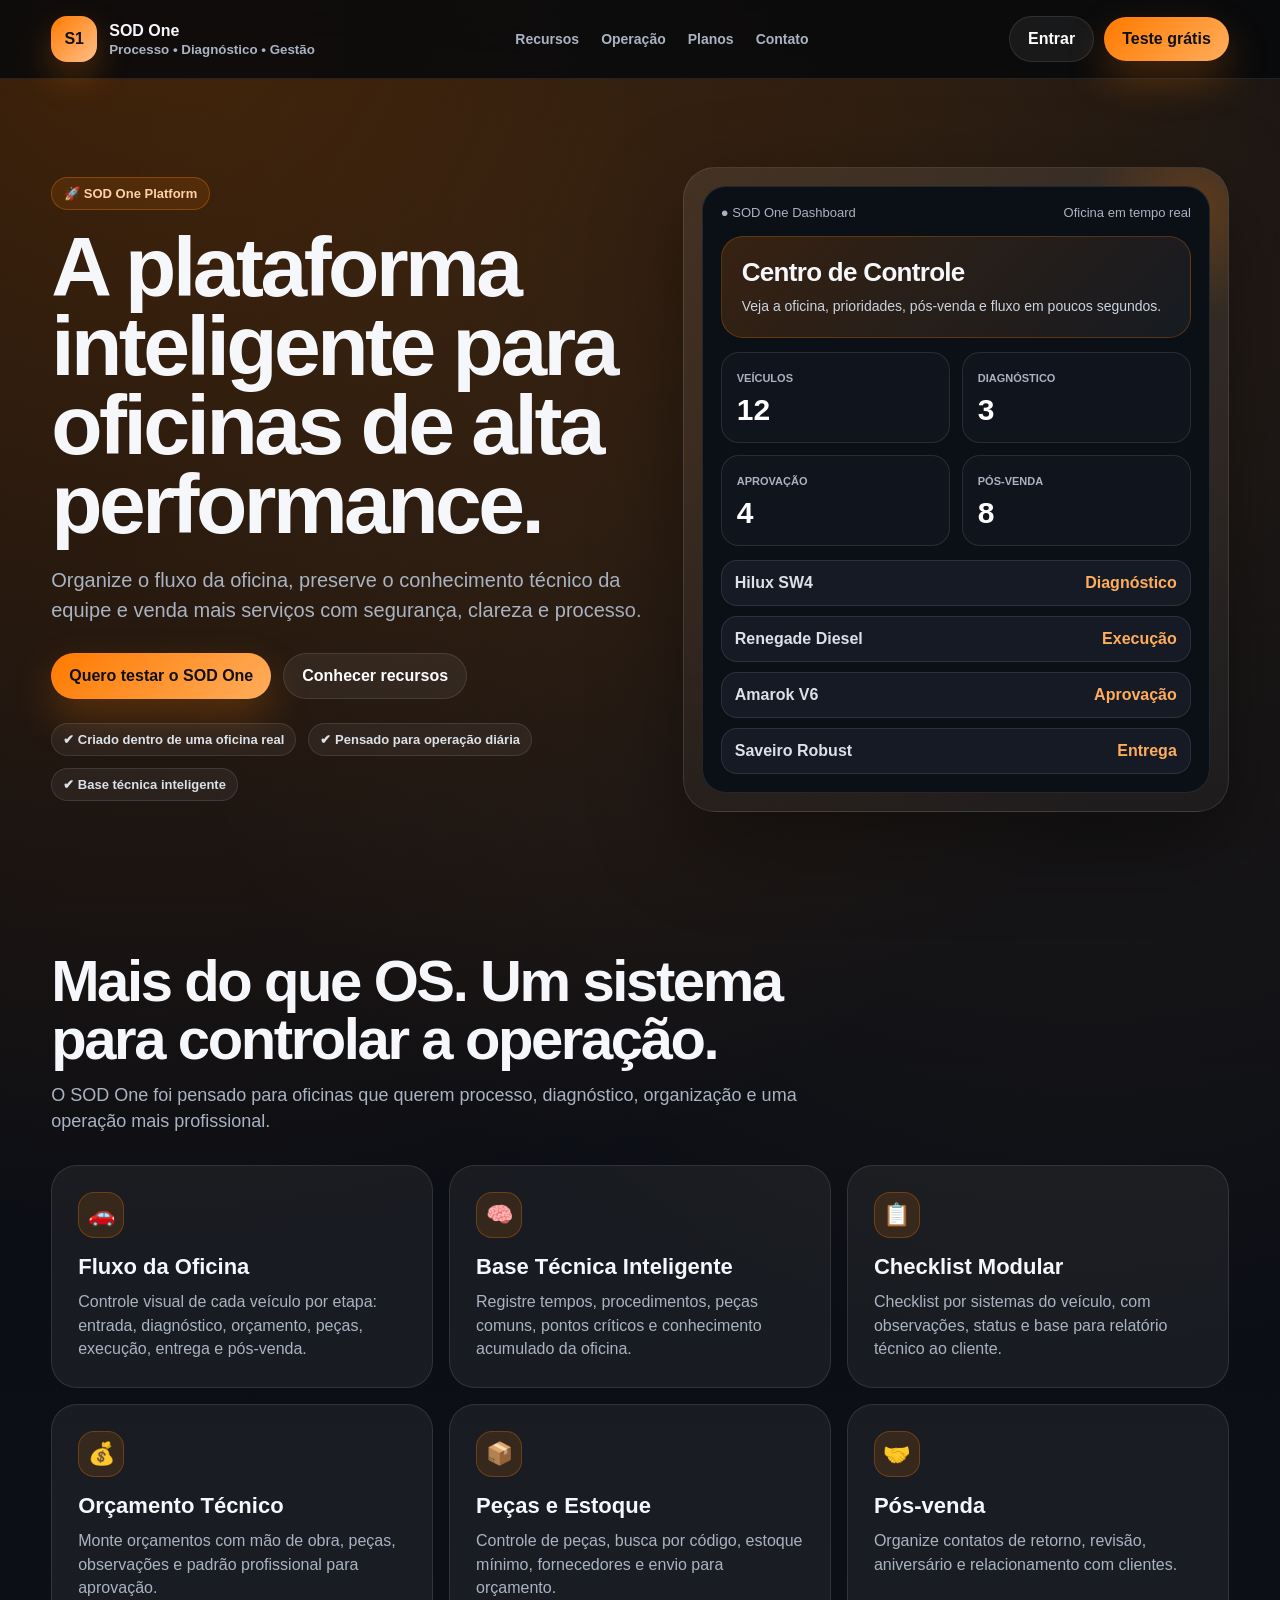
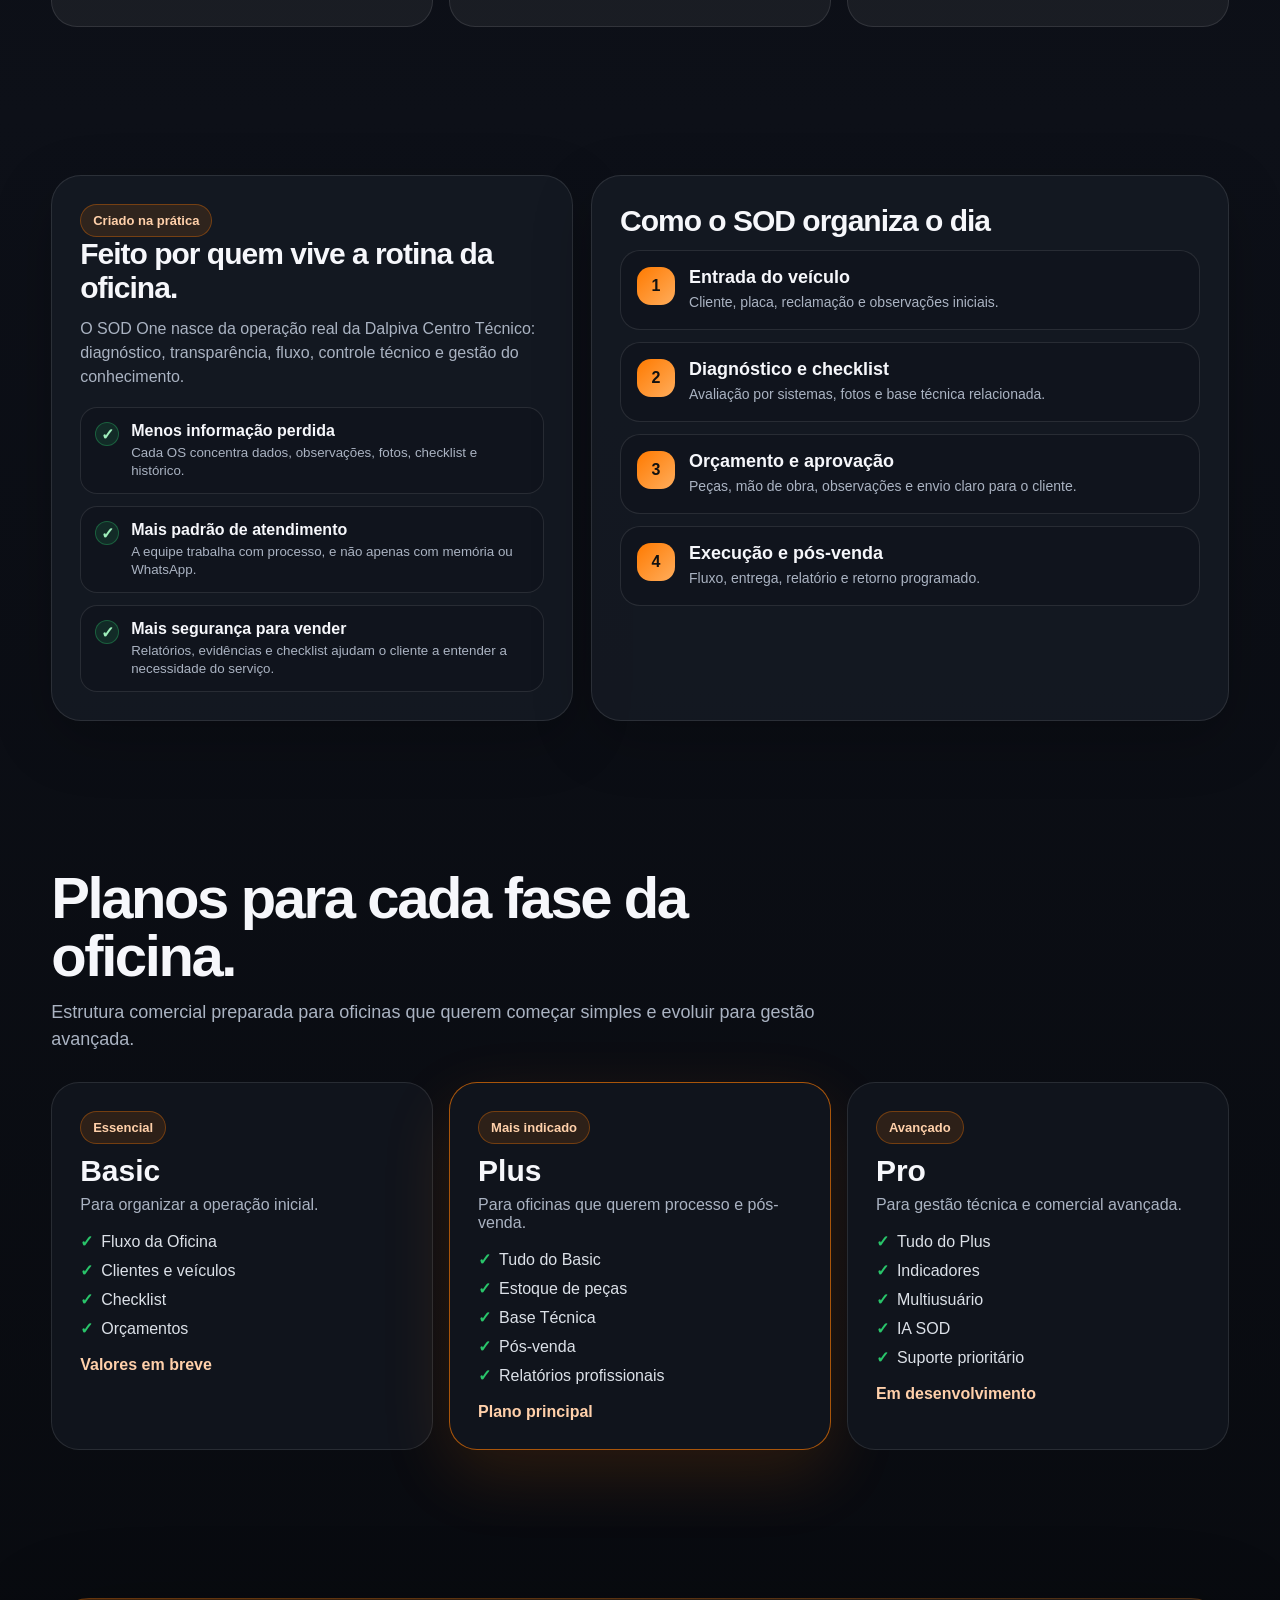
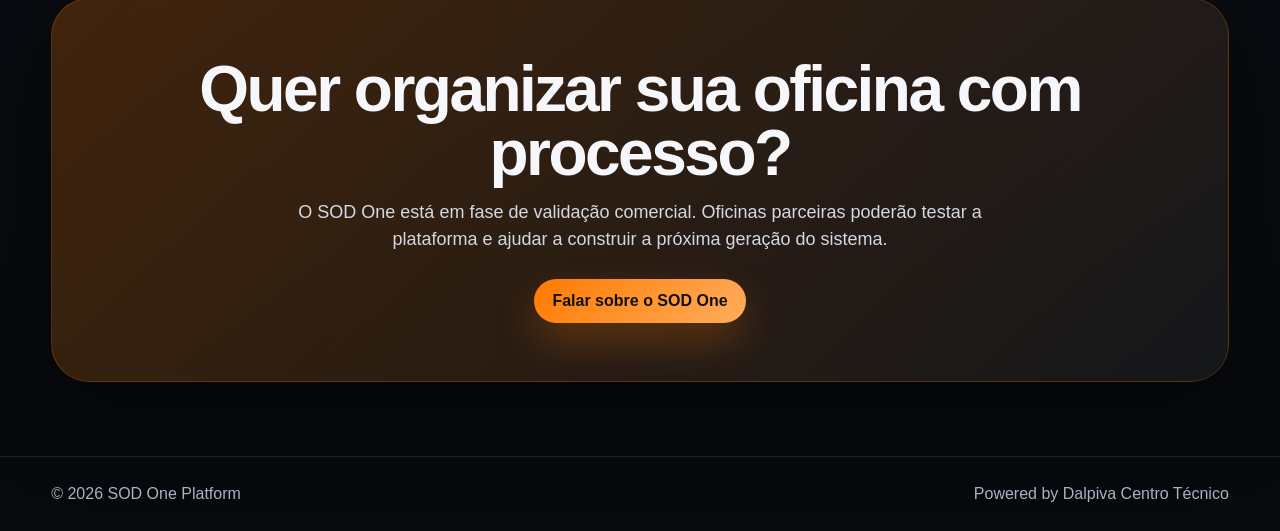
<file: index.html>
<!DOCTYPE html>
<html lang="pt-BR">
<head>
<meta charset="UTF-8">
<meta name="viewport" content="width=device-width, initial-scale=1.0">
<title>SOD One | Plataforma inteligente para oficinas</title>
<meta name="description" content="SOD One organiza o fluxo da oficina, preserva o conhecimento técnico e ajuda a vender mais serviços com segurança.">
<style>
:root{
  --bg:#07090d;
  --panel:#10141c;
  --card:#151a24;
  --card2:#1b2230;
  --line:rgba(255,255,255,.10);
  --text:#f6f7fb;
  --muted:#aab3c2;
  --orange:#ff7a00;
  --orange2:#ffad5c;
  --green:#29c56a;
  --red:#ff5252;
  --shadow:0 28px 90px rgba(0,0,0,.42);
}
*{box-sizing:border-box;margin:0;padding:0}
html{scroll-behavior:smooth}
body{
  font-family:Arial,Helvetica,sans-serif;
  background:
    radial-gradient(circle at 12% 0%,rgba(255,122,0,.24),transparent 32%),
    radial-gradient(circle at 85% 10%,rgba(255,173,92,.10),transparent 28%),
    linear-gradient(180deg,#07090d,#0d1018 46%,#07090d);
  color:var(--text);
  min-height:100vh;
}
a{color:inherit;text-decoration:none}
button{font-family:inherit}
.container{width:min(1180px,92%);margin:auto}
.header{
  position:sticky;top:0;z-index:20;
  background:rgba(7,9,13,.84);
  backdrop-filter:blur(18px);
  border-bottom:1px solid var(--line);
}
.nav{height:78px;display:flex;align-items:center;justify-content:space-between;gap:18px}
.logo{display:flex;align-items:center;gap:12px;font-weight:900}
.logoMark{
  width:46px;height:46px;border-radius:16px;
  display:grid;place-items:center;
  background:linear-gradient(135deg,var(--orange),#ffc08a);
  color:#111;font-weight:900;
  box-shadow:0 15px 34px rgba(255,122,0,.28);
}
.logo small{display:block;color:var(--muted);font-weight:700;margin-top:2px}
.navLinks{display:flex;gap:22px;color:var(--muted);font-weight:800;font-size:14px}
.actions{display:flex;gap:10px;align-items:center}
.btn{
  border:0;border-radius:999px;padding:13px 18px;
  font-weight:900;cursor:pointer;display:inline-flex;align-items:center;justify-content:center;gap:8px;
  transition:.18s;
}
.btn:hover{transform:translateY(-1px)}
.btn.primary{background:linear-gradient(135deg,var(--orange),var(--orange2));color:#111;box-shadow:0 18px 40px rgba(255,122,0,.26)}
.btn.secondary{background:rgba(255,255,255,.06);border:1px solid var(--line);color:#fff}
.badge{
  display:inline-flex;align-items:center;gap:8px;
  border:1px solid rgba(255,122,0,.34);
  background:rgba(255,122,0,.12);
  color:#ffd0aa;border-radius:999px;padding:8px 12px;
  font-size:13px;font-weight:900;
}
.hero{padding:88px 0 66px}
.heroGrid{display:grid;grid-template-columns:1.04fr .96fr;gap:40px;align-items:center}
.hero h1{
  font-size:clamp(44px,7.4vw,84px);
  line-height:.94;letter-spacing:-3.5px;
  margin:18px 0 22px;
}
.hero p{font-size:20px;color:var(--muted);max-width:680px;line-height:1.48;margin-bottom:28px}
.heroActions{display:flex;gap:12px;flex-wrap:wrap}
.trust{display:flex;gap:12px;flex-wrap:wrap;margin-top:24px;color:#dce1e8}
.trust span{background:rgba(255,255,255,.055);border:1px solid var(--line);border-radius:999px;padding:8px 11px;font-size:13px;font-weight:800}
.mock{
  background:linear-gradient(180deg,rgba(255,255,255,.08),rgba(255,255,255,.03));
  border:1px solid var(--line);border-radius:32px;padding:18px;box-shadow:var(--shadow);
  position:relative;overflow:hidden;
}
.mock:before{
  content:"";position:absolute;inset:-80px -90px auto auto;width:240px;height:240px;
  background:radial-gradient(circle,rgba(255,122,0,.20),transparent 65%);
}
.mockScreen{
  position:relative;background:#0b0f16;border:1px solid var(--line);
  border-radius:24px;padding:18px;min-height:520px;
}
.mockTop{display:flex;justify-content:space-between;color:var(--muted);font-size:13px;margin-bottom:16px}
.mockHeroCard{
  background:linear-gradient(135deg,rgba(255,122,0,.18),rgba(255,255,255,.05));
  border:1px solid rgba(255,122,0,.25);border-radius:22px;padding:20px;margin-bottom:14px;
}
.mockHeroCard h3{font-size:26px;letter-spacing:-.7px;margin-bottom:8px}
.mockHeroCard p{font-size:14px;margin:0;color:#cbd3df}
.kpis{display:grid;grid-template-columns:repeat(2,1fr);gap:12px;margin-bottom:14px}
.kpi{background:var(--panel);border:1px solid var(--line);border-radius:18px;padding:15px}
.kpi small{color:var(--muted);font-weight:900;text-transform:uppercase;font-size:11px}
.kpi b{display:block;font-size:30px;margin-top:7px;color:#fff}
.flow{display:grid;gap:10px}
.flow div{
  background:var(--card);border:1px solid var(--line);
  border-radius:16px;padding:13px;display:flex;justify-content:space-between;gap:12px;color:#dce1e8;
}
.flow span{color:var(--orange2);font-weight:900}
.section{padding:74px 0}
.sectionTitle{max-width:800px;margin-bottom:30px}
.sectionTitle h2{font-size:clamp(34px,5.3vw,58px);letter-spacing:-2.4px;line-height:1;margin-bottom:14px}
.sectionTitle p{color:var(--muted);font-size:18px;line-height:1.48}
.cards{display:grid;grid-template-columns:repeat(3,1fr);gap:16px}
.card{
  background:rgba(255,255,255,.055);
  border:1px solid var(--line);border-radius:26px;padding:26px;
  min-height:190px;
}
.cardIcon{
  width:46px;height:46px;border-radius:16px;display:grid;place-items:center;
  background:rgba(255,122,0,.13);border:1px solid rgba(255,122,0,.28);margin-bottom:16px;font-size:22px;
}
.card h3{font-size:22px;margin-bottom:10px}
.card p{color:var(--muted);line-height:1.48}
.split{display:grid;grid-template-columns:.9fr 1.1fr;gap:18px;align-items:stretch}
.panel{
  background:rgba(21,26,36,.86);
  border:1px solid var(--line);border-radius:30px;padding:28px;box-shadow:0 18px 60px rgba(0,0,0,.22);
}
.panel h3{font-size:30px;letter-spacing:-1px;margin-bottom:12px}
.panel p{color:var(--muted);line-height:1.5}
.checklist{display:grid;gap:12px;margin-top:18px}
.check{
  display:flex;gap:12px;align-items:flex-start;
  background:#10141d;border:1px solid var(--line);border-radius:17px;padding:14px;
}
.check b{display:block;margin-bottom:3px}.check small{color:var(--muted)}
.dot{width:24px;height:24px;min-width:24px;border-radius:999px;background:rgba(41,197,106,.13);border:1px solid rgba(41,197,106,.35);color:#9ff0bc;display:grid;place-items:center;font-weight:900}
.steps{display:grid;gap:12px}
.step{display:grid;grid-template-columns:auto 1fr;gap:14px;background:#10141d;border:1px solid var(--line);border-radius:20px;padding:16px}
.stepNo{width:38px;height:38px;border-radius:14px;background:linear-gradient(135deg,var(--orange),var(--orange2));color:#111;display:grid;place-items:center;font-weight:900}
.step h4{font-size:18px;margin-bottom:4px}.step p{font-size:14px;color:var(--muted)}
.pricing{display:grid;grid-template-columns:repeat(3,1fr);gap:16px}
.price{background:var(--panel);border:1px solid var(--line);border-radius:28px;padding:28px;position:relative;overflow:hidden}
.price.featured{border-color:rgba(255,122,0,.64);box-shadow:0 24px 70px rgba(255,122,0,.14)}
.price h3{font-size:30px;margin:10px 0 8px}.price p{color:var(--muted);margin-bottom:18px}
.price ul{list-style:none;display:grid;gap:10px;color:#dce1e8;margin:18px 0}
.price li:before{content:"✓";color:var(--green);font-weight:900;margin-right:8px}
.price .soon{color:#ffd0aa;font-weight:900;margin-top:8px}
.cta{
  background:linear-gradient(135deg,rgba(255,122,0,.23),rgba(255,255,255,.055));
  border:1px solid rgba(255,122,0,.24);border-radius:38px;padding:58px;text-align:center;box-shadow:var(--shadow);
}
.cta h2{font-size:clamp(36px,5vw,64px);letter-spacing:-2.5px;line-height:1;margin-bottom:14px}
.cta p{color:#d3d9e3;font-size:18px;max-width:760px;margin:0 auto 26px;line-height:1.48}
.footer{border-top:1px solid var(--line);padding:28px 0;color:var(--muted)}
.footerRow{display:flex;justify-content:space-between;gap:16px;flex-wrap:wrap}
@media(max-width:980px){
  .heroGrid,.cards,.split,.pricing{grid-template-columns:1fr}
  .navLinks{display:none}
}
@media(max-width:560px){
  .actions .secondary{display:none}
  .hero{padding:56px 0 40px}
  .hero h1{letter-spacing:-2px}
  .heroActions .btn,.cta .btn{width:100%}
  .kpis{grid-template-columns:1fr}
  .cta{padding:34px 22px}
  .nav{height:auto;padding:14px 0}
}
</style>
</head>
<body>
<header class="header">
  <div class="container nav">
    <a class="logo" href="#">
      <div class="logoMark">S1</div>
      <div>SOD One<small>Processo • Diagnóstico • Gestão</small></div>
    </a>
    <nav class="navLinks">
      <a href="#recursos">Recursos</a>
      <a href="#operacao">Operação</a>
      <a href="#planos">Planos</a>
      <a href="#contato">Contato</a>
    </nav>
    <div class="actions">
      <a class="btn secondary" href="https://sodone.com.br/app.html">Entrar</a>
      <a class="btn primary" href="#contato">Teste grátis</a>
    </div>
  </div>
</header>

<main>
  <section class="hero">
    <div class="container heroGrid">
      <div>
        <div class="badge">🚀 SOD One Platform</div>
        <h1>A plataforma inteligente para oficinas de alta performance.</h1>
        <p>Organize o fluxo da oficina, preserve o conhecimento técnico da equipe e venda mais serviços com segurança, clareza e processo.</p>
        <div class="heroActions">
          <a class="btn primary" href="#contato">Quero testar o SOD One</a>
          <a class="btn secondary" href="#recursos">Conhecer recursos</a>
        </div>
        <div class="trust">
          <span>✔ Criado dentro de uma oficina real</span>
          <span>✔ Pensado para operação diária</span>
          <span>✔ Base técnica inteligente</span>
        </div>
      </div>

      <div class="mock">
        <div class="mockScreen">
          <div class="mockTop"><span>● SOD One Dashboard</span><span>Oficina em tempo real</span></div>
          <div class="mockHeroCard">
            <h3>Centro de Controle</h3>
            <p>Veja a oficina, prioridades, pós-venda e fluxo em poucos segundos.</p>
          </div>
          <div class="kpis">
            <div class="kpi"><small>Veículos</small><b>12</b></div>
            <div class="kpi"><small>Diagnóstico</small><b>3</b></div>
            <div class="kpi"><small>Aprovação</small><b>4</b></div>
            <div class="kpi"><small>Pós-venda</small><b>8</b></div>
          </div>
          <div class="flow">
            <div><b>Hilux SW4</b><span>Diagnóstico</span></div>
            <div><b>Renegade Diesel</b><span>Execução</span></div>
            <div><b>Amarok V6</b><span>Aprovação</span></div>
            <div><b>Saveiro Robust</b><span>Entrega</span></div>
          </div>
        </div>
      </div>
    </div>
  </section>

  <section id="recursos" class="section">
    <div class="container">
      <div class="sectionTitle">
        <h2>Mais do que OS. Um sistema para controlar a operação.</h2>
        <p>O SOD One foi pensado para oficinas que querem processo, diagnóstico, organização e uma operação mais profissional.</p>
      </div>
      <div class="cards">
        <div class="card"><div class="cardIcon">🚗</div><h3>Fluxo da Oficina</h3><p>Controle visual de cada veículo por etapa: entrada, diagnóstico, orçamento, peças, execução, entrega e pós-venda.</p></div>
        <div class="card"><div class="cardIcon">🧠</div><h3>Base Técnica Inteligente</h3><p>Registre tempos, procedimentos, peças comuns, pontos críticos e conhecimento acumulado da oficina.</p></div>
        <div class="card"><div class="cardIcon">📋</div><h3>Checklist Modular</h3><p>Checklist por sistemas do veículo, com observações, status e base para relatório técnico ao cliente.</p></div>
        <div class="card"><div class="cardIcon">💰</div><h3>Orçamento Técnico</h3><p>Monte orçamentos com mão de obra, peças, observações e padrão profissional para aprovação.</p></div>
        <div class="card"><div class="cardIcon">📦</div><h3>Peças e Estoque</h3><p>Controle de peças, busca por código, estoque mínimo, fornecedores e envio para orçamento.</p></div>
        <div class="card"><div class="cardIcon">🤝</div><h3>Pós-venda</h3><p>Organize contatos de retorno, revisão, aniversário e relacionamento com clientes.</p></div>
      </div>
    </div>
  </section>

  <section id="operacao" class="section">
    <div class="container split">
      <div class="panel">
        <div class="badge">Criado na prática</div>
        <h3>Feito por quem vive a rotina da oficina.</h3>
        <p>O SOD One nasce da operação real da Dalpiva Centro Técnico: diagnóstico, transparência, fluxo, controle técnico e gestão do conhecimento.</p>
        <div class="checklist">
          <div class="check"><span class="dot">✓</span><div><b>Menos informação perdida</b><small>Cada OS concentra dados, observações, fotos, checklist e histórico.</small></div></div>
          <div class="check"><span class="dot">✓</span><div><b>Mais padrão de atendimento</b><small>A equipe trabalha com processo, e não apenas com memória ou WhatsApp.</small></div></div>
          <div class="check"><span class="dot">✓</span><div><b>Mais segurança para vender</b><small>Relatórios, evidências e checklist ajudam o cliente a entender a necessidade do serviço.</small></div></div>
        </div>
      </div>
      <div class="panel">
        <h3>Como o SOD organiza o dia</h3>
        <div class="steps">
          <div class="step"><div class="stepNo">1</div><div><h4>Entrada do veículo</h4><p>Cliente, placa, reclamação e observações iniciais.</p></div></div>
          <div class="step"><div class="stepNo">2</div><div><h4>Diagnóstico e checklist</h4><p>Avaliação por sistemas, fotos e base técnica relacionada.</p></div></div>
          <div class="step"><div class="stepNo">3</div><div><h4>Orçamento e aprovação</h4><p>Peças, mão de obra, observações e envio claro para o cliente.</p></div></div>
          <div class="step"><div class="stepNo">4</div><div><h4>Execução e pós-venda</h4><p>Fluxo, entrega, relatório e retorno programado.</p></div></div>
        </div>
      </div>
    </div>
  </section>

  <section id="planos" class="section">
    <div class="container">
      <div class="sectionTitle">
        <h2>Planos para cada fase da oficina.</h2>
        <p>Estrutura comercial preparada para oficinas que querem começar simples e evoluir para gestão avançada.</p>
      </div>
      <div class="pricing">
        <div class="price">
          <div class="badge">Essencial</div>
          <h3>Basic</h3>
          <p>Para organizar a operação inicial.</p>
          <ul>
            <li>Fluxo da Oficina</li>
            <li>Clientes e veículos</li>
            <li>Checklist</li>
            <li>Orçamentos</li>
          </ul>
          <div class="soon">Valores em breve</div>
        </div>
        <div class="price featured">
          <div class="badge">Mais indicado</div>
          <h3>Plus</h3>
          <p>Para oficinas que querem processo e pós-venda.</p>
          <ul>
            <li>Tudo do Basic</li>
            <li>Estoque de peças</li>
            <li>Base Técnica</li>
            <li>Pós-venda</li>
            <li>Relatórios profissionais</li>
          </ul>
          <div class="soon">Plano principal</div>
        </div>
        <div class="price">
          <div class="badge">Avançado</div>
          <h3>Pro</h3>
          <p>Para gestão técnica e comercial avançada.</p>
          <ul>
            <li>Tudo do Plus</li>
            <li>Indicadores</li>
            <li>Multiusuário</li>
            <li>IA SOD</li>
            <li>Suporte prioritário</li>
          </ul>
          <div class="soon">Em desenvolvimento</div>
        </div>
      </div>
    </div>
  </section>

  <section id="contato" class="section">
    <div class="container">
      <div class="cta">
        <h2>Quer organizar sua oficina com processo?</h2>
        <p>O SOD One está em fase de validação comercial. Oficinas parceiras poderão testar a plataforma e ajudar a construir a próxima geração do sistema.</p>
        <a class="btn primary" href="https://wa.me/5554999999999?text=Quero%20saber%20mais%20sobre%20o%20SOD%20One">Falar sobre o SOD One</a>
      </div>
    </div>
  </section>
</main>

<footer class="footer">
  <div class="container footerRow">
    <div>© 2026 SOD One Platform</div>
    <div>Powered by Dalpiva Centro Técnico</div>
  </div>
</footer>
</body>
</html>
</file>
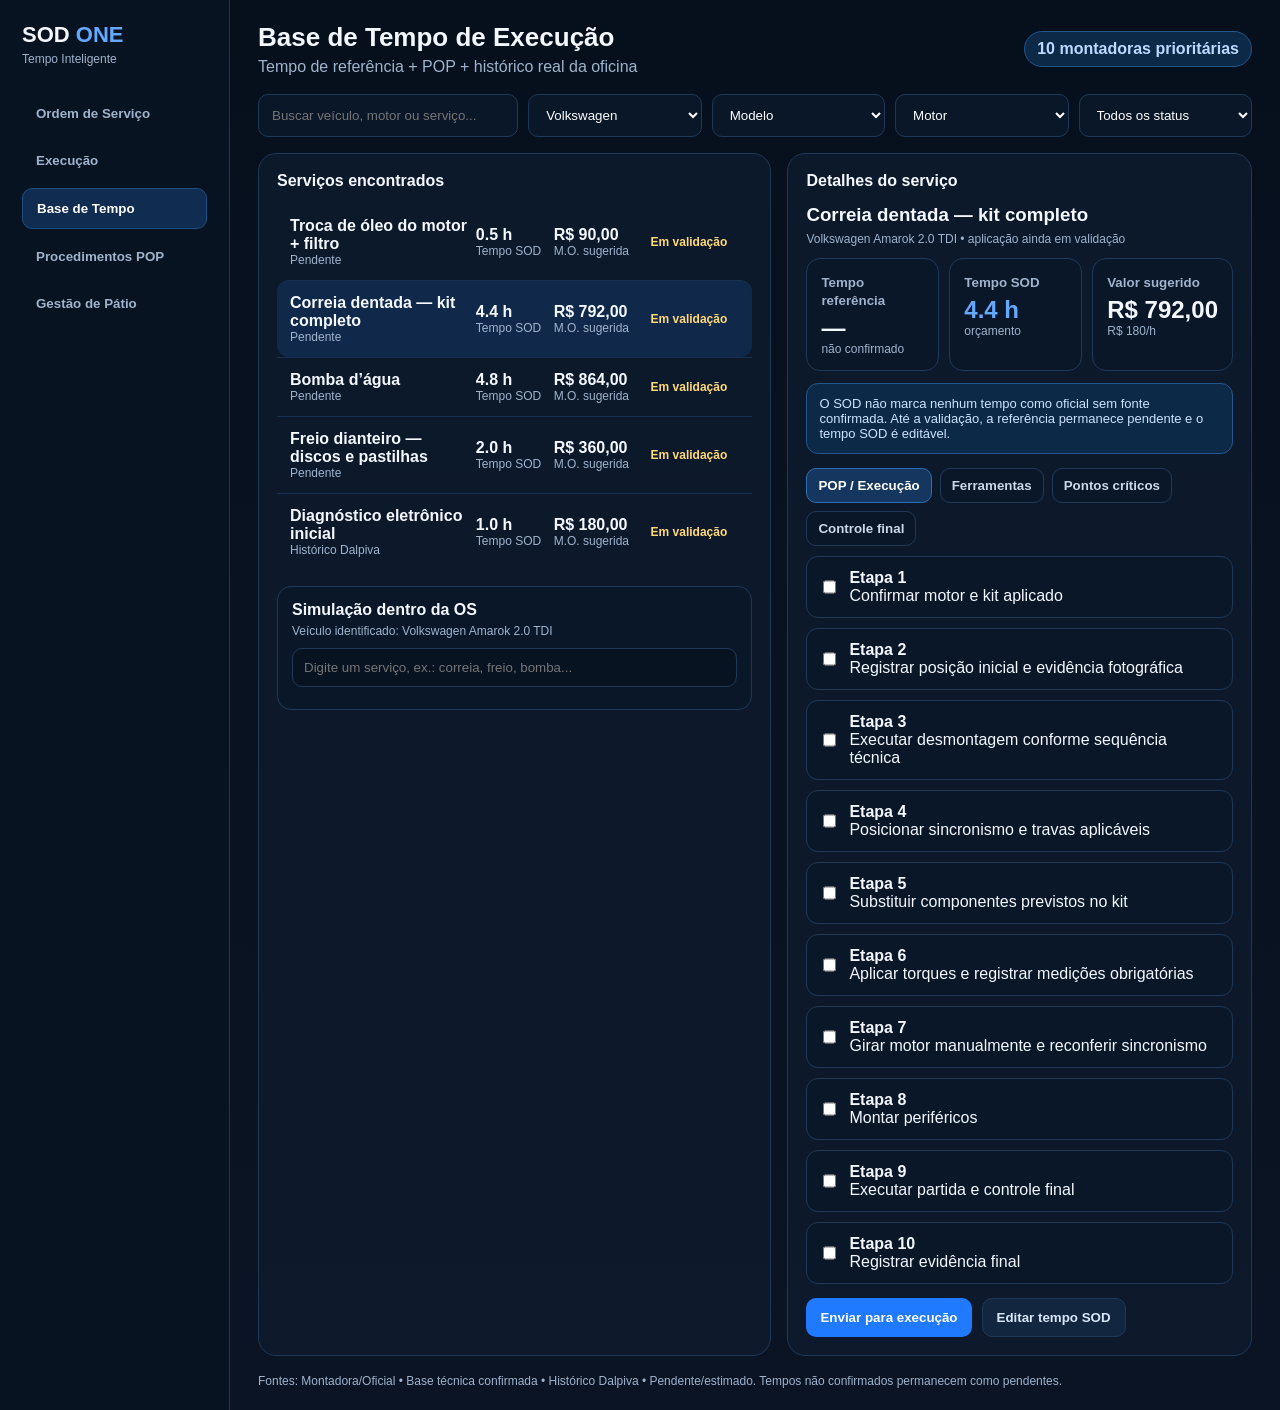
<file: sod-tempo/index.html>
<!doctype html>
<html lang="pt-BR">
<head>
<meta charset="utf-8"><meta name="viewport" content="width=device-width,initial-scale=1">
<title>SOD One — Tempo Inteligente</title>
<style>
:root{--bg:#07101f;--panel:#0d1a2d;--card:#12233b;--line:#203858;--blue:#1f7aff;--blue2:#65a8ff;--text:#f4f8ff;--muted:#9fb3cc;--green:#2ecc71;--yellow:#f1c40f;--red:#ff5d5d}
*{box-sizing:border-box}body{margin:0;background:linear-gradient(180deg,#06101d,#0a1424);color:var(--text);font-family:Inter,Arial,sans-serif}.app{display:grid;grid-template-columns:230px 1fr;min-height:100vh}.side{background:#081321;border-right:1px solid var(--line);padding:22px}.brand{font-weight:900;font-size:22px;margin-bottom:4px}.brand span{color:var(--blue2)}.sub{color:var(--muted);font-size:12px;margin-bottom:28px}.nav{display:grid;gap:8px}.nav button{background:transparent;color:var(--muted);border:0;text-align:left;padding:12px 14px;border-radius:10px;font-weight:700}.nav .active{background:#102c50;color:white;border:1px solid #1b4e84}.main{padding:22px 28px}.top{display:flex;justify-content:space-between;align-items:center;gap:16px;margin-bottom:18px}.title h1{margin:0;font-size:26px}.title p{margin:5px 0 0;color:var(--muted)}.badge{padding:8px 12px;border:1px solid #22568d;background:#0d2948;border-radius:999px;color:#bcd9ff;font-weight:800}.filters{display:grid;grid-template-columns:1.2fr repeat(4,.8fr);gap:10px;margin-bottom:16px}.filters input,.filters select{width:100%;padding:12px 13px;border-radius:10px;border:1px solid var(--line);background:#0a1728;color:white}.grid{display:grid;grid-template-columns:1.05fr .95fr;gap:16px}.panel{background:rgba(13,26,45,.93);border:1px solid var(--line);border-radius:18px;padding:18px}.panel h2{font-size:16px;margin:0 0 14px}.service{display:grid;grid-template-columns:1.4fr .55fr .7fr .7fr;gap:8px;align-items:center;padding:13px;border-top:1px solid #17304f;cursor:pointer}.service:first-child{border-top:0}.service:hover,.service.sel{background:#10294a;border-radius:12px}.small{font-size:12px;color:var(--muted)}.status{font-size:12px;font-weight:800}.ok{color:#7ef0ad}.pending{color:#ffd976}.metricRow{display:grid;grid-template-columns:repeat(3,1fr);gap:10px;margin:12px 0}.metric{background:#0a1728;border:1px solid var(--line);padding:14px;border-radius:14px}.metric small{color:var(--muted);font-weight:700}.metric b{display:block;font-size:24px;margin-top:5px}.metric .blue{color:var(--blue2)}.tabs{display:flex;gap:8px;flex-wrap:wrap;margin-top:14px}.tabs button{background:#0a1728;color:#c9d8eb;border:1px solid var(--line);border-radius:10px;padding:9px 11px;font-weight:700}.tabs .active{background:#14365f;color:white;border-color:#2c6fb5}.step{display:flex;gap:10px;margin-top:10px;padding:12px;background:#0a1728;border:1px solid var(--line);border-radius:12px}.step input{margin-top:3px}.cta{margin-top:14px;display:flex;gap:10px}.btn{border:0;border-radius:10px;padding:11px 14px;font-weight:900;cursor:pointer}.primary{background:var(--blue);color:white}.secondary{background:#13263f;color:#d7e6f9;border:1px solid var(--line)}.notice{margin-top:12px;padding:12px;border-radius:12px;background:#0d2948;border:1px solid #22568d;color:#cce3ff;font-size:13px}.osbox{margin-top:16px;background:#0a1728;border:1px solid var(--line);border-radius:14px;padding:14px}.osbox input{width:100%;padding:11px;border-radius:10px;border:1px solid var(--line);background:#081321;color:white}.suggest{margin-top:8px;display:grid;gap:6px}.suggest button{background:#10294a;color:white;border:1px solid #214a78;border-radius:10px;padding:10px;text-align:left}.footer{margin-top:18px;color:var(--muted);font-size:12px}@media(max-width:980px){.app{grid-template-columns:1fr}.side{display:none}.grid{grid-template-columns:1fr}.filters{grid-template-columns:1fr 1fr}}
</style>
</head>
<body><div class="app">
<aside class="side"><div class="brand">SOD <span>ONE</span></div><div class="sub">Tempo Inteligente</div><div class="nav"><button>Ordem de Serviço</button><button>Execução</button><button class="active">Base de Tempo</button><button>Procedimentos POP</button><button>Gestão de Pátio</button></div></aside>
<main class="main"><div class="top"><div class="title"><h1>Base de Tempo de Execução</h1><p>Tempo de referência + POP + histórico real da oficina</p></div><div class="badge">10 montadoras prioritárias</div></div>
<div class="filters"><input id="q" placeholder="Buscar veículo, motor ou serviço..."><select id="brand"><option>Volkswagen</option><option>Chevrolet</option><option>Fiat</option><option>Ford</option><option>Toyota</option><option>Renault</option><option>Jeep</option><option>Honda</option><option>Hyundai</option><option>Nissan</option></select><select><option>Modelo</option><option>Amarok</option><option>Gol</option><option>Golf</option></select><select><option>Motor</option><option>2.0 TDI</option><option>V6 3.0 TDI</option></select><select><option>Todos os status</option><option>Validado</option><option>Em validação</option></select></div>
<div class="grid"><section class="panel"><h2>Serviços encontrados</h2><div id="list"></div><div class="osbox"><b>Simulação dentro da OS</b><div class="small" style="margin:5px 0 10px">Veículo identificado: Volkswagen Amarok 2.0 TDI</div><input id="osService" placeholder="Digite um serviço, ex.: correia, freio, bomba..."><div id="suggest" class="suggest"></div></div></section>
<section class="panel"><h2>Detalhes do serviço</h2><div id="detail"></div></section></div>
<div class="footer">Fontes: Montadora/Oficial • Base técnica confirmada • Histórico Dalpiva • Pendente/estimado. Tempos não confirmados permanecem como pendentes.</div>
</main></div>
<script>
const services=[
{id:'oleo',name:'Troca de óleo do motor + filtro',ref:null,sod:0.5,real:null,source:'Pendente',status:'Em validação',hour:180,pop:['Confirmar aplicação do óleo e filtro','Registrar quilometragem','Drenar óleo com motor em condição segura','Substituir filtro conforme procedimento','Aplicar quantidade e especificação correta','Conferir vazamentos e nível final','Registrar evidência final']},
{id:'correia',name:'Correia dentada — kit completo',ref:null,sod:4.4,real:null,source:'Pendente',status:'Em validação',hour:180,pop:['Confirmar motor e kit aplicado','Registrar posição inicial e evidência fotográfica','Executar desmontagem conforme sequência técnica','Posicionar sincronismo e travas aplicáveis','Substituir componentes previstos no kit','Aplicar torques e registrar medições obrigatórias','Girar motor manualmente e reconferir sincronismo','Montar periféricos','Executar partida e controle final','Registrar evidência final']},
{id:'bomba',name:'Bomba d’água',ref:null,sod:4.8,real:null,source:'Pendente',status:'Em validação',hour:180,pop:['Confirmar causa da intervenção','Drenar fluido conforme procedimento','Remover componentes de acesso','Substituir bomba e elementos de vedação','Aplicar torque conforme fonte validada','Repor fluido especificado','Executar sangria','Verificar vazamentos e temperatura de operação']},
{id:'freio',name:'Freio dianteiro — discos e pastilhas',ref:null,sod:2.0,real:null,source:'Pendente',status:'Em validação',hour:180,pop:['Inspecionar e fotografar conjunto','Medir espessura de discos','Verificar pinças, guias e coifas','Executar substituição/reparo','Aplicar torques validados','Acomodar componentes','Teste de pedal','Teste de rodagem e controle final']},
{id:'diag',name:'Diagnóstico eletrônico inicial',ref:null,sod:1.0,real:null,source:'Histórico Dalpiva',status:'Em validação',hour:180,pop:['Confirmar reclamação do cliente','Executar varredura completa','Registrar DTCs e freeze frame','Analisar parâmetros relevantes','Realizar testes dirigidos quando necessário','Registrar conclusão técnica e próximos passos']}
];
let selected=services[1];
function money(v){return v.toLocaleString('pt-BR',{style:'currency',currency:'BRL'})}
function renderList(){const q=document.getElementById('q').value.toLowerCase(); const root=document.getElementById('list');root.innerHTML=''; services.filter(s=>s.name.toLowerCase().includes(q)).forEach(s=>{const d=document.createElement('div');d.className='service'+(s.id===selected.id?' sel':'');d.innerHTML=`<div><b>${s.name}</b><div class="small">${s.source}</div></div><div><b>${s.sod.toFixed(1)} h</b><div class="small">Tempo SOD</div></div><div><b>${money(s.sod*s.hour)}</b><div class="small">M.O. sugerida</div></div><div class="status ${s.status==='Validado'?'ok':'pending'}">${s.status}</div>`;d.onclick=()=>{selected=s;renderList();renderDetail()};root.appendChild(d)})}
function renderDetail(){const s=selected;document.getElementById('detail').innerHTML=`<h3 style="margin:0 0 6px">${s.name}</h3><div class="small">Volkswagen Amarok 2.0 TDI • aplicação ainda em validação</div><div class="metricRow"><div class="metric"><small>Tempo referência</small><b>${s.ref??'—'}</b><div class="small">não confirmado</div></div><div class="metric"><small>Tempo SOD</small><b class="blue">${s.sod.toFixed(1)} h</b><div class="small">orçamento</div></div><div class="metric"><small>Valor sugerido</small><b>${money(s.sod*s.hour)}</b><div class="small">R$ ${s.hour}/h</div></div></div><div class="notice">O SOD não marca nenhum tempo como oficial sem fonte confirmada. Até a validação, a referência permanece pendente e o tempo SOD é editável.</div><div class="tabs"><button class="active">POP / Execução</button><button>Ferramentas</button><button>Pontos críticos</button><button>Controle final</button></div><div id="steps">${s.pop.map((x,i)=>`<label class="step"><input type="checkbox"><div><b>Etapa ${i+1}</b><div>${x}</div></div></label>`).join('')}</div><div class="cta"><button class="btn primary" onclick="alert('Serviço enviado para execução com cronômetro produtivo e POP passo a passo.')">Enviar para execução</button><button class="btn secondary" onclick="alert('Tempo SOD poderá ser revisado pelo gestor sem alterar a referência oficial.')">Editar tempo SOD</button></div>`}
function renderSuggest(){const v=document.getElementById('osService').value.toLowerCase();const r=document.getElementById('suggest');r.innerHTML='';if(!v)return;services.filter(s=>s.name.toLowerCase().includes(v)).slice(0,4).forEach(s=>{const b=document.createElement('button');b.innerHTML=`<b>${s.name}</b><div class="small">${s.sod.toFixed(1)} h • ${money(s.sod*s.hour)} • ${s.status}</div>`;b.onclick=()=>{selected=s;renderList();renderDetail()};r.appendChild(b)})}
document.getElementById('q').addEventListener('input',renderList);document.getElementById('osService').addEventListener('input',renderSuggest);renderList();renderDetail();
</script></body></html>
</file>
